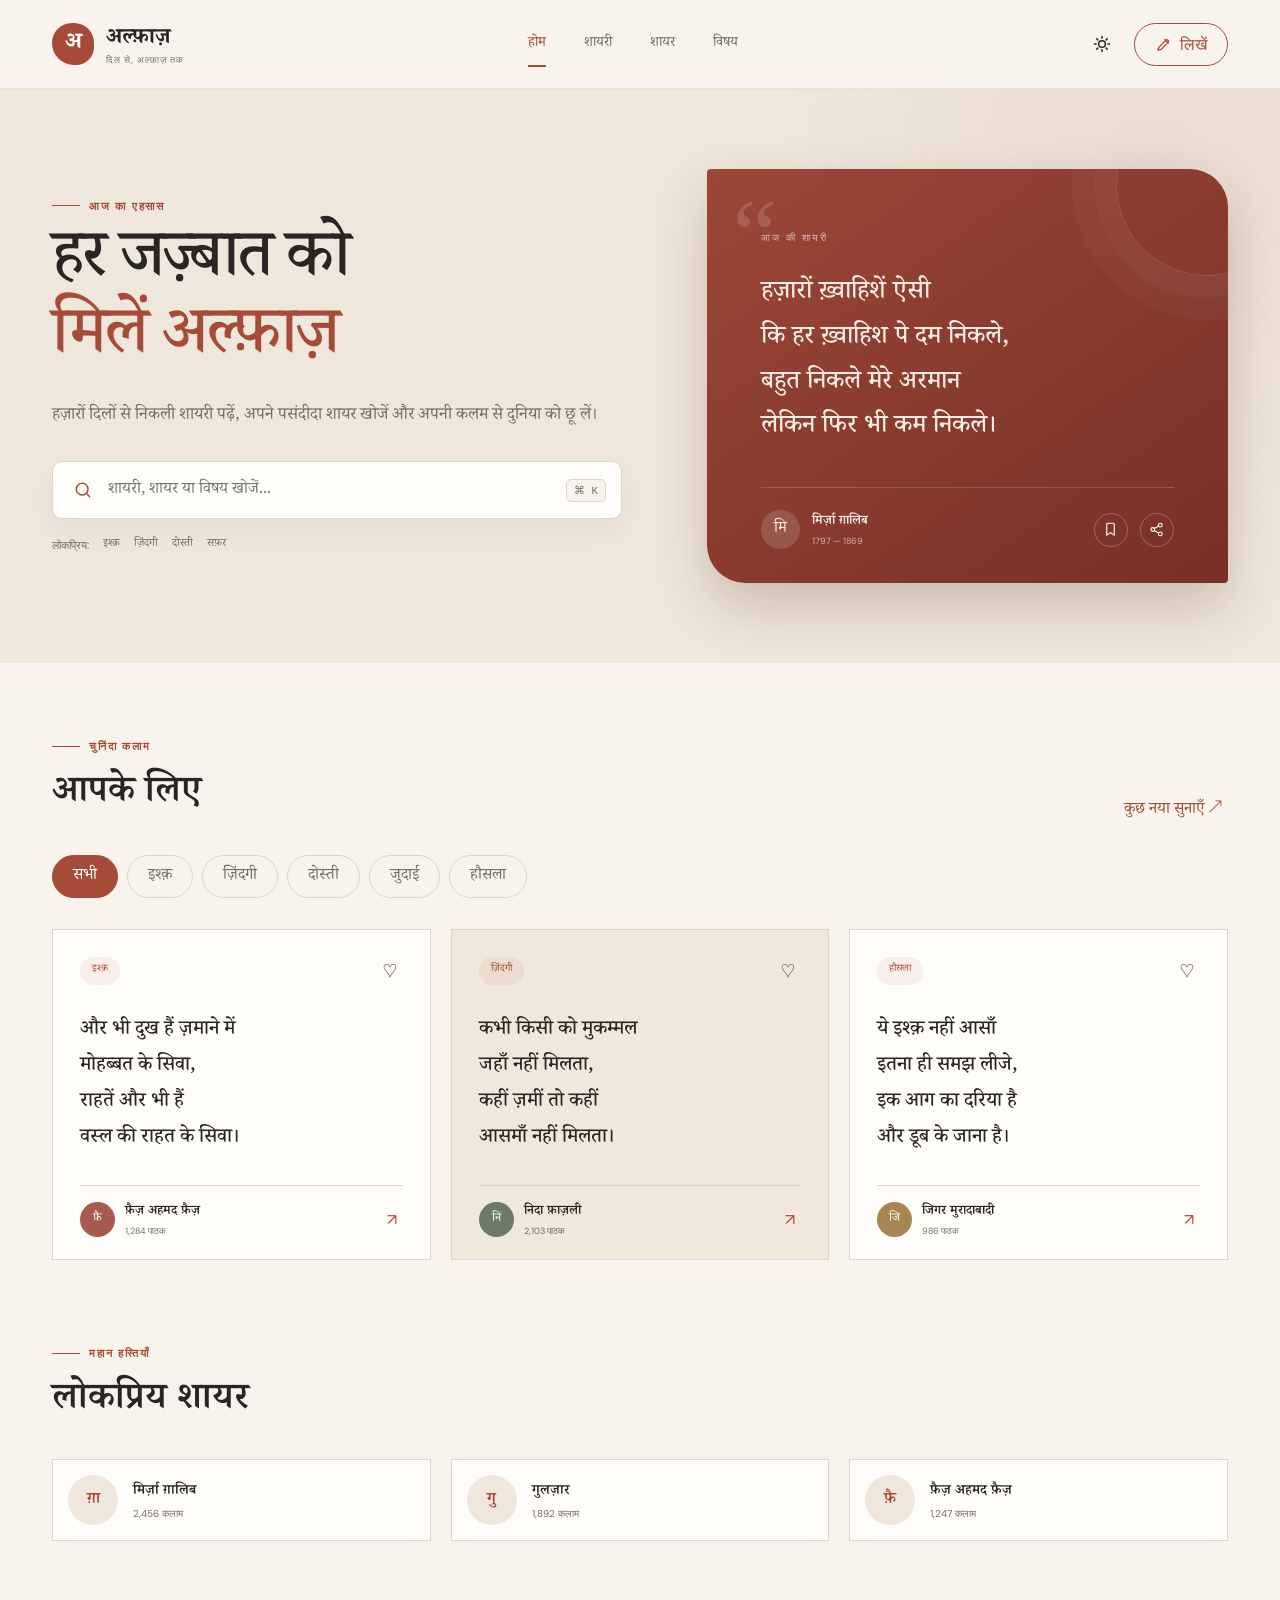
<file: index.html>
<!doctype html>
<html lang="hi">
  <head>
    <meta charset="UTF-8" />
    <meta name="viewport" content="width=device-width, initial-scale=1.0" />
    <meta name="description" content="Alfaaz — Hindi and Urdu shayari, poets and daily inspiration." />
    <title>Alfaaz — दिल से, अल्फ़ाज़ तक</title>
    <link rel="preconnect" href="https://fonts.googleapis.com" />
    <link rel="preconnect" href="https://fonts.gstatic.com" crossorigin />
    <link href="https://fonts.googleapis.com/css2?family=DM+Sans:wght@400;500;600;700&family=Noto+Serif+Devanagari:wght@400;500;600;700&display=swap" rel="stylesheet" />
    <link rel="stylesheet" href="styles.css" />
  </head>
  <body>
    <header class="site-header">
      <a class="brand" href="#home" aria-label="Alfaaz home">
        <span class="brand-mark">अ</span>
        <span>अल्फ़ाज़<small>दिल से, अल्फ़ाज़ तक</small></span>
      </a>
      <nav class="main-nav" aria-label="Main navigation">
        <a class="active" href="#home">होम</a>
        <a href="#shayari">शायरी</a>
        <a href="#poets">शायर</a>
        <a href="#topics">विषय</a>
      </nav>
      <div class="header-actions">
        <button class="icon-button" id="themeButton" aria-label="Switch theme" title="Switch theme">
          <svg viewBox="0 0 24 24" aria-hidden="true"><path d="M12 3v2m0 14v2M3 12h2m14 0h2M5.64 5.64l1.42 1.42m9.88 9.88 1.42 1.42m0-12.72-1.42 1.42M7.06 16.94l-1.42 1.42M16 12a4 4 0 1 1-8 0 4 4 0 0 1 8 0Z"/></svg>
        </button>
        <button class="outline-button" id="writeButton">
          <svg viewBox="0 0 24 24" aria-hidden="true"><path d="m14 5 5 5M4 20l4.5-1 10-10a2.12 2.12 0 0 0-3-3l-10 10L4 20Z"/></svg>
          लिखें
        </button>
      </div>
    </header>

    <main id="home">
      <section class="hero">
        <div class="hero-copy">
          <p class="eyebrow"><span></span> आज का एहसास</p>
          <h1>हर जज़्बात को<br /><em>मिलें अल्फ़ाज़</em></h1>
          <p class="hero-description">हज़ारों दिलों से निकली शायरी पढ़ें, अपने पसंदीदा शायर खोजें और अपनी कलम से दुनिया को छू लें।</p>
          <div class="search-wrap">
            <svg viewBox="0 0 24 24" aria-hidden="true"><circle cx="11" cy="11" r="7"/><path d="m20 20-4-4"/></svg>
            <input id="searchInput" type="search" placeholder="शायरी, शायर या विषय खोजें..." aria-label="Search shayari" />
            <kbd>⌘ K</kbd>
          </div>
          <div class="popular-searches">
            <span>लोकप्रिय:</span>
            <button data-search="इश्क़">इश्क़</button>
            <button data-search="ज़िंदगी">ज़िंदगी</button>
            <button data-search="दोस्ती">दोस्ती</button>
            <button data-search="सफ़र">सफ़र</button>
          </div>
        </div>

        <div class="featured-card" aria-label="Featured shayari">
          <span class="large-quote">“</span>
          <p class="featured-label">आज की शायरी</p>
          <blockquote>हज़ारों ख़्वाहिशें ऐसी<br />कि हर ख़्वाहिश पे दम निकले,<br />बहुत निकले मेरे अरमान<br />लेकिन फिर भी कम निकले।</blockquote>
          <div class="featured-footer">
            <div class="poet-avatar">मि</div>
            <div><strong>मिर्ज़ा ग़ालिब</strong><span>1797 — 1869</span></div>
            <button class="round-button bookmark" aria-label="Save shayari" aria-pressed="false">
              <svg viewBox="0 0 24 24" aria-hidden="true"><path d="M6 4a2 2 0 0 1 2-2h8a2 2 0 0 1 2 2v17l-6-4-6 4V4Z"/></svg>
            </button>
            <button class="round-button share-button" aria-label="Share shayari">
              <svg viewBox="0 0 24 24" aria-hidden="true"><circle cx="18" cy="5" r="3"/><circle cx="6" cy="12" r="3"/><circle cx="18" cy="19" r="3"/><path d="m8.6 10.5 6.8-4M8.6 13.5l6.8 4"/></svg>
            </button>
          </div>
        </div>
      </section>

      <section class="content-section" id="shayari">
        <div class="section-heading">
          <div><p class="eyebrow"><span></span> चुनिंदा कलाम</p><h2>आपके लिए</h2></div>
          <button class="text-button" id="randomButton">कुछ नया सुनाएँ <span>↗</span></button>
        </div>
        <div class="filter-row" id="topics">
          <button class="filter active" data-filter="all">सभी</button>
          <button class="filter" data-filter="ishq">इश्क़</button>
          <button class="filter" data-filter="zindagi">ज़िंदगी</button>
          <button class="filter" data-filter="dosti">दोस्ती</button>
          <button class="filter" data-filter="judai">जुदाई</button>
          <button class="filter" data-filter="hausla">हौसला</button>
        </div>

        <div class="poetry-grid" id="poetryGrid">
          <article class="poetry-card" data-category="ishq" data-searchable="इश्क़ मोहब्बत फ़ैज़ अहमद फ़ैज़">
            <div class="card-top"><span class="tag">इश्क़</span><button class="mini-bookmark bookmark" aria-label="Save" aria-pressed="false">♡</button></div>
            <blockquote>और भी दुख हैं ज़माने में<br />मोहब्बत के सिवा,<br />राहतें और भी हैं<br />वस्ल की राहत के सिवा।</blockquote>
            <div class="card-author"><div class="avatar rust">फ़ै</div><div><strong>फ़ैज़ अहमद फ़ैज़</strong><span>1,284 पाठक</span></div><button class="share-button" aria-label="Share">↗</button></div>
          </article>
          <article class="poetry-card accent" data-category="zindagi" data-searchable="ज़िंदगी सफ़र निदा फ़ाज़ली">
            <div class="card-top"><span class="tag">ज़िंदगी</span><button class="mini-bookmark bookmark" aria-label="Save" aria-pressed="false">♡</button></div>
            <blockquote>कभी किसी को मुकम्मल<br />जहाँ नहीं मिलता,<br />कहीं ज़मीं तो कहीं<br />आसमाँ नहीं मिलता।</blockquote>
            <div class="card-author"><div class="avatar sage">नि</div><div><strong>निदा फ़ाज़ली</strong><span>2,103 पाठक</span></div><button class="share-button" aria-label="Share">↗</button></div>
          </article>
          <article class="poetry-card" data-category="hausla" data-searchable="हौसला दिल जिगर मुरादाबादी">
            <div class="card-top"><span class="tag">हौसला</span><button class="mini-bookmark bookmark" aria-label="Save" aria-pressed="false">♡</button></div>
            <blockquote>ये इश्क़ नहीं आसाँ<br />इतना ही समझ लीजे,<br />इक आग का दरिया है<br />और डूब के जाना है।</blockquote>
            <div class="card-author"><div class="avatar gold">जि</div><div><strong>जिगर मुरादाबादी</strong><span>986 पाठक</span></div><button class="share-button" aria-label="Share">↗</button></div>
          </article>
        </div>
        <p class="empty-state" id="emptyState">इस खोज के लिए कोई शायरी नहीं मिली। कोई दूसरा शब्द आज़माएँ।</p>
      </section>

      <section class="poets-section" id="poets">
        <div><p class="eyebrow"><span></span> महान हस्तियाँ</p><h2>लोकप्रिय शायर</h2></div>
        <div class="poet-list">
          <div class="poet-pill"><span>ग़ा</span><strong>मिर्ज़ा ग़ालिब<small>2,456 कलाम</small></strong></div>
          <div class="poet-pill"><span>गु</span><strong>गुलज़ार<small>1,892 कलाम</small></strong></div>
          <div class="poet-pill"><span>फ़ै</span><strong>फ़ैज़ अहमद फ़ैज़<small>1,247 कलाम</small></strong></div>
        </div>
      </section>
    </main>

    <nav class="mobile-nav" aria-label="Mobile navigation">
      <a href="#home" class="active">⌂<span>होम</span></a><a href="#shayari">♧<span>खोजें</span></a><button id="mobileWrite">＋<span>लिखें</span></button><a href="#poets">♙<span>शायर</span></a><button class="mobileSaved">♡<span>सहेजे</span></button>
    </nav>

    <dialog id="writeDialog">
      <form method="dialog" id="writeForm">
        <div class="dialog-heading"><div><p class="eyebrow"><span></span> आपकी कलम</p><h2>अपनी शायरी लिखें</h2></div><button value="cancel" class="close-button" aria-label="Close">×</button></div>
        <label>शीर्षक<input id="poemTitle" required placeholder="अपनी रचना को एक नाम दें" /></label>
        <label>आपके अल्फ़ाज़<textarea id="poemText" required rows="7" placeholder="जो दिल में है, यहाँ लिखें..."></textarea></label>
        <div class="dialog-actions"><button value="cancel" class="outline-button">अभी नहीं</button><button type="submit" value="default" class="primary-button">महफ़िल में जोड़ें</button></div>
      </form>
    </dialog>
    <div class="toast" id="toast" role="status" aria-live="polite"></div>
    <script src="script.js"></script>
  </body>
</html>
</file>
<file: styles.css>
:root {
  --ink: #292522;
  --muted: #756d67;
  --paper: #f8f4ed;
  --paper-deep: #efe7dc;
  --card: #fffdf9;
  --rust: #a64b38;
  --rust-dark: #853a2d;
  --line: #ded5ca;
  --serif: "Noto Serif Devanagari", Georgia, serif;
  --sans: "DM Sans", sans-serif;
}

* { box-sizing: border-box; }
html { scroll-behavior: smooth; }
body { margin: 0; color: var(--ink); background: var(--paper); font-family: var(--sans); }
button, input, textarea { font: inherit; }
button, a { -webkit-tap-highlight-color: transparent; }
button { color: inherit; }
svg { fill: none; stroke: currentColor; stroke-width: 1.8; stroke-linecap: round; stroke-linejoin: round; }

.site-header { height: 88px; max-width: 1240px; margin: auto; padding: 0 32px; display: flex; align-items: center; justify-content: space-between; }
.brand { display: flex; align-items: center; gap: 12px; color: var(--ink); text-decoration: none; font-family: var(--serif); font-weight: 700; font-size: 22px; }
.brand-mark { width: 42px; height: 42px; display: grid; place-items: center; border-radius: 50% 50% 45% 55%; color: white; background: var(--rust); font-size: 23px; }
.brand small { display: block; color: var(--muted); font: 9px var(--sans); letter-spacing: .12em; margin-top: -3px; }
.main-nav { display: flex; gap: 38px; }
.main-nav a { position: relative; padding: 32px 0; color: var(--muted); text-decoration: none; font-family: var(--serif); font-size: 14px; }
.main-nav a:hover, .main-nav a.active { color: var(--rust); }
.main-nav a.active::after { content: ""; position: absolute; height: 2px; left: 0; right: 0; bottom: 20px; background: var(--rust); }
.header-actions { display: flex; gap: 12px; align-items: center; }
.icon-button, .round-button, .close-button { border: 0; background: transparent; cursor: pointer; display: grid; place-items: center; }
.icon-button { width: 40px; height: 40px; border-radius: 50%; }
.icon-button:hover { background: var(--paper-deep); }
.icon-button svg { width: 20px; }
.outline-button, .primary-button { border: 1px solid var(--rust); border-radius: 99px; padding: 10px 20px; background: transparent; color: var(--rust); cursor: pointer; display: flex; align-items: center; gap: 8px; }
.outline-button svg { width: 17px; }
.outline-button:hover { background: var(--rust); color: white; }

.hero { min-height: 570px; padding: 80px max(32px, calc((100vw - 1176px)/2)); display: grid; grid-template-columns: 1.05fr .95fr; gap: 80px; align-items: center; background: radial-gradient(circle at 90% 16%, rgba(166,75,56,.08), transparent 30%), var(--paper-deep); border-top: 1px solid rgba(0,0,0,.03); }
.eyebrow { margin: 0 0 14px; color: var(--rust); font-size: 11px; font-weight: 700; letter-spacing: .16em; text-transform: uppercase; display: flex; align-items: center; gap: 9px; }
.eyebrow span { width: 28px; height: 1px; background: var(--rust); }
h1, h2 { font-family: var(--serif); }
h1 { margin: 0; font-size: clamp(52px, 5.2vw, 76px); font-weight: 500; line-height: 1.16; letter-spacing: -.04em; }
h1 em { color: var(--rust); font-style: normal; }
.hero-description { color: var(--muted); max-width: 580px; font: 17px/1.9 var(--serif); margin: 20px 0 28px; }
.search-wrap { max-width: 570px; height: 58px; padding: 0 15px 0 20px; display: flex; align-items: center; gap: 13px; border-radius: 10px; background: var(--card); border: 1px solid var(--line); box-shadow: 0 12px 28px rgba(62,45,34,.05); }
.search-wrap:focus-within { border-color: var(--rust); box-shadow: 0 0 0 3px rgba(166,75,56,.1); }
.search-wrap svg { width: 20px; color: var(--rust); }
.search-wrap input { flex: 1; border: 0; outline: 0; background: transparent; color: var(--ink); font-family: var(--serif); }
.search-wrap kbd { padding: 4px 7px; border: 1px solid var(--line); border-radius: 5px; color: var(--muted); background: var(--paper); font-size: 11px; }
.popular-searches { display: flex; gap: 14px; margin-top: 17px; align-items: center; font-size: 11px; color: var(--muted); }
.popular-searches button { border: 0; padding: 0; background: transparent; color: var(--muted); cursor: pointer; font-family: var(--serif); }
.popular-searches button:hover { color: var(--rust); }

.featured-card { position: relative; padding: 52px 54px 34px; border-radius: 4px 38px 4px 38px; color: #f8eee6; background: linear-gradient(145deg, #9c4736, #773027); box-shadow: 0 24px 55px rgba(87,37,29,.23); overflow: hidden; }
.featured-card::after { content: ""; position: absolute; width: 180px; height: 180px; right: -70px; top: -75px; border: 1px solid rgba(255,255,255,.13); border-radius: 50%; box-shadow: 0 0 0 22px rgba(255,255,255,.025), 0 0 0 44px rgba(255,255,255,.025); }
.large-quote { position: absolute; top: 8px; left: 25px; color: rgba(255,255,255,.15); font: 100px Georgia; }
.featured-label { position: relative; font-size: 10px; letter-spacing: .2em; opacity: .7; text-transform: uppercase; }
.featured-card blockquote { position: relative; margin: 28px 0 36px; font: 500 clamp(21px, 2vw, 29px)/1.75 var(--serif); }
.featured-footer { position: relative; display: flex; align-items: center; gap: 12px; padding-top: 22px; border-top: 1px solid rgba(255,255,255,.17); }
.poet-avatar { width: 39px; height: 39px; display: grid; place-items: center; border-radius: 50%; background: rgba(255,255,255,.14); font-family: var(--serif); }
.featured-footer strong, .card-author strong { display: block; font: 600 13px var(--serif); }
.featured-footer span, .card-author span { display: block; margin-top: 3px; font-size: 9px; opacity: .65; }
.round-button { width: 34px; height: 34px; margin-left: auto; border: 1px solid rgba(255,255,255,.24); border-radius: 50%; color: white; }
.round-button + .round-button { margin-left: 0; }
.round-button svg { width: 15px; }
.bookmark.saved svg { fill: currentColor; }

.content-section, .poets-section { max-width: 1240px; margin: auto; padding: 76px 32px 86px; }
.section-heading { display: flex; align-items: end; justify-content: space-between; }
h2 { font-size: 37px; margin: 0; font-weight: 600; }
.text-button { border: 0; background: transparent; color: var(--rust); cursor: pointer; font-family: var(--serif); }
.text-button:hover span { transform: translate(3px,-3px); }
.text-button span { display: inline-block; transition: .2s; }
.filter-row { display: flex; gap: 9px; margin: 31px 0; overflow-x: auto; scrollbar-width: none; }
.filter { flex: none; padding: 8px 20px; border: 1px solid var(--line); border-radius: 99px; background: transparent; color: var(--muted); cursor: pointer; font-family: var(--serif); }
.filter.active, .filter:hover { color: white; border-color: var(--rust); background: var(--rust); }
.poetry-grid { display: grid; grid-template-columns: repeat(3, 1fr); gap: 20px; }
.poetry-card { padding: 27px 27px 22px; min-height: 330px; display: flex; flex-direction: column; border: 1px solid var(--line); background: var(--card); transition: transform .25s, box-shadow .25s; }
.poetry-card:hover { transform: translateY(-5px); box-shadow: 0 18px 40px rgba(62,45,34,.08); }
.poetry-card.accent { background: #f1e8dc; }
.poetry-card[hidden] { display: none; }
.card-top { display: flex; justify-content: space-between; }
.tag { padding: 5px 12px; color: var(--rust); border-radius: 99px; background: rgba(166,75,56,.08); font: 10px var(--serif); }
.mini-bookmark { border: 0; background: transparent; cursor: pointer; color: var(--muted); font-size: 20px; }
.mini-bookmark.saved { color: var(--rust); }
.poetry-card blockquote { margin: 28px 0; font: 500 20px/1.8 var(--serif); }
.card-author { margin-top: auto; padding-top: 16px; border-top: 1px solid var(--line); display: flex; align-items: center; gap: 10px; }
.avatar { width: 35px; height: 35px; display: grid; place-items: center; border-radius: 50%; color: white; font: 12px var(--serif); }
.avatar.rust { background: #a75a4d; }.avatar.sage { background: #6d7a68; }.avatar.gold { background: #a78652; }
.card-author .share-button { margin-left: auto; border: 0; background: transparent; cursor: pointer; color: var(--rust); }
.empty-state { display: none; padding: 50px; text-align: center; color: var(--muted); font-family: var(--serif); }

.poets-section { padding-top: 0; }
.poet-list { margin-top: 28px; display: grid; grid-template-columns: repeat(3,1fr); gap: 20px; }
.poet-pill { display: flex; align-items: center; gap: 15px; padding: 15px; border: 1px solid var(--line); background: var(--card); }
.poet-pill > span { width: 50px; height: 50px; display: grid; place-items: center; border-radius: 50%; background: var(--paper-deep); color: var(--rust); font: 600 16px var(--serif); }
.poet-pill strong { font: 600 14px var(--serif); }.poet-pill small { display:block; color:var(--muted); font: 10px var(--sans); margin-top:4px; }
.mobile-nav { display: none; }

dialog { width: min(580px, calc(100% - 30px)); padding: 0; border: 0; border-radius: 18px; color: var(--ink); background: var(--card); box-shadow: 0 30px 80px rgba(20,15,12,.3); }
dialog::backdrop { background: rgba(28,22,19,.6); backdrop-filter: blur(4px); }
dialog form { padding: 32px; }.dialog-heading { display:flex; justify-content:space-between; margin-bottom:24px; }.dialog-heading h2 { font-size: 29px; }.close-button { font-size:30px; color:var(--muted); }
dialog label { display:block; margin:16px 0; font: 600 12px var(--serif); } dialog input, dialog textarea { display:block; width:100%; margin-top:8px; padding:13px; border:1px solid var(--line); border-radius:8px; outline:0; color:var(--ink); background:var(--paper); font-family:var(--serif); resize:vertical; } dialog input:focus, dialog textarea:focus { border-color:var(--rust); }
.dialog-actions { display:flex; justify-content:flex-end; gap:10px; margin-top:22px; }.primary-button { color:white; background:var(--rust); }.primary-button:hover { background:var(--rust-dark); }
.toast { position:fixed; z-index:20; left:50%; bottom:30px; padding:11px 20px; border-radius:99px; color:white; background:var(--ink); opacity:0; pointer-events:none; transform:translate(-50%,20px); transition:.25s; }.toast.show { opacity:1; transform:translate(-50%,0); }

body.dark { --ink:#f4ede4; --muted:#b9aea4; --paper:#1d1a18; --paper-deep:#26211e; --card:#2b2622; --line:#453d37; }
body.dark .featured-card { box-shadow:none; }

@media (max-width: 850px) {
  .main-nav { display:none; }.hero { grid-template-columns:1fr; gap:45px; padding-top:60px; }.featured-card { max-width:600px; }.poetry-grid, .poet-list { grid-template-columns:1fr 1fr; }.poetry-card:last-child,.poet-pill:last-child { grid-column:1/-1; }
}
@media (max-width: 600px) {
  body { padding-bottom:70px; }.site-header { height:68px; padding:0 18px; }.brand { font-size:19px; }.brand-mark { width:37px;height:37px; }.header-actions .outline-button { display:none; }
  .hero { min-height:0; padding:48px 20px 54px; gap:40px; }.hero-copy { text-align:center; }.hero-copy .eyebrow { justify-content:center; } h1 { font-size:48px; }.hero-description { font-size:15px; }.search-wrap { text-align:left; }.search-wrap kbd { display:none; }.popular-searches { justify-content:center; flex-wrap:wrap; gap:10px; }
  .featured-card { padding:43px 28px 28px; text-align:left; }.featured-card blockquote { font-size:21px; }.content-section,.poets-section { padding:54px 20px; }.section-heading { align-items:start; }.section-heading .text-button { font-size:0; }.section-heading .text-button span { font-size:22px; }.poetry-grid,.poet-list { grid-template-columns:1fr; }.poetry-card:last-child,.poet-pill:last-child { grid-column:auto; }
  h2 { font-size:31px; }.mobile-nav { position:fixed; z-index:10; left:0;right:0;bottom:0;height:66px; display:flex; justify-content:space-around; align-items:center; background:var(--card); border-top:1px solid var(--line); }.mobile-nav a,.mobile-nav button { min-width:55px; border:0; background:transparent; text-align:center; text-decoration:none; color:var(--muted); font-size:22px; }.mobile-nav span { display:block; font:9px var(--serif); margin-top:2px; }.mobile-nav .active { color:var(--rust); }.mobile-nav #mobileWrite { width:48px;height:48px; min-width:48px; margin-top:-25px; border-radius:50%; color:white; background:var(--rust); box-shadow:0 6px 16px rgba(166,75,56,.3); }.toast { bottom:84px; white-space:nowrap; }
}
</file>
